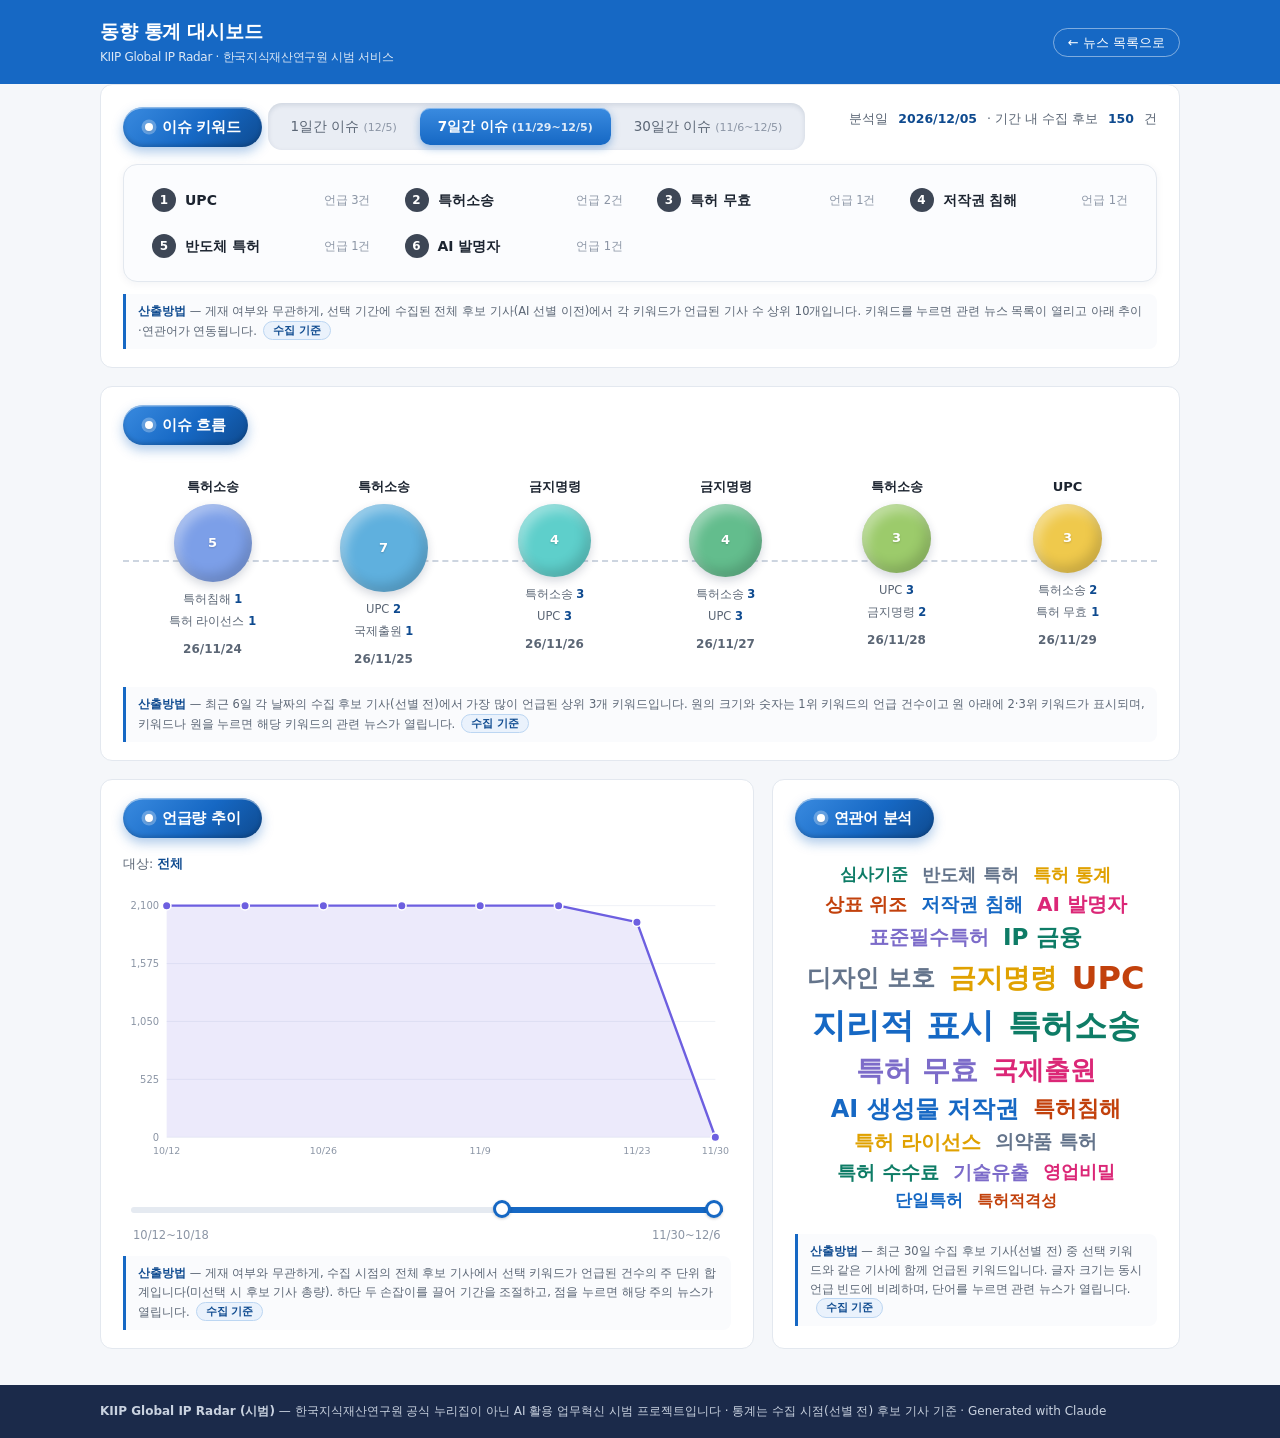
<file: dashboard.html>
<!DOCTYPE html>
<html lang="ko">
<head>
<meta charset="UTF-8">
<meta name="viewport" content="width=device-width, initial-scale=1.0">
<title>KIIP Global IP Radar — 동향 통계 대시보드</title>
<style>
:root{
  --kiip:#1668C4; --kiip-dark:#0E4A8F; --navy:#1B2A4A;
  --ink:#1c2430; --sub:#5b6675; --muted:#8b95a5;
  --line:#e3e8ef; --bg:#f5f7fa; --card:#fff;
  --amber:#B45309; --amber-bg:#FEF3E2; --amber-line:#F5C97B;
}
*{box-sizing:border-box;margin:0;padding:0}
body{font-family:'Pretendard','Apple SD Gothic Neo','Malgun Gothic',system-ui,sans-serif;background:var(--bg);color:var(--ink);line-height:1.6}
a{color:var(--kiip);text-decoration:none}
.wrap{max-width:1120px;margin:0 auto;padding:0 20px}
header{background:var(--kiip);color:#fff}
header .wrap{display:flex;align-items:center;justify-content:space-between;padding:16px 20px;flex-wrap:wrap;gap:8px}
header h1{font-size:19px;font-weight:700;letter-spacing:-.3px}
header h1 small{display:block;font-size:12px;font-weight:400;opacity:.85;margin-top:2px}
header nav a{color:#fff;font-size:13px;border:1px solid rgba(255,255,255,.45);padding:6px 14px;border-radius:20px}
header nav a:hover{background:rgba(255,255,255,.12)}
#demoBanner{display:none;background:var(--amber-bg);border-bottom:1px solid var(--amber-line)}
#demoBanner .wrap{padding:9px 20px;font-size:12.5px;color:#7a4d00}
main{padding:22px 0 46px}
section{background:var(--card);border:1px solid var(--line);border-radius:12px;padding:18px 22px;margin-bottom:18px}
.stitle{display:inline-flex;align-items:center;gap:9px;font-size:15px;font-weight:800;letter-spacing:-.3px;color:#fff;
  background:linear-gradient(135deg,#3A8BE0 0%,#1668C4 55%,#0E4A8F 100%);
  border:none;border-radius:26px;padding:8px 22px;margin-bottom:16px;
  box-shadow:0 5px 12px rgba(22,104,196,.35), inset 0 1.5px 0 rgba(255,255,255,.45), inset 0 -2px 4px rgba(0,0,0,.18)}
.stitle::before{content:'';width:8px;height:8px;border-radius:50%;background:#fff;
  box-shadow:0 0 0 3.5px rgba(255,255,255,.28), 0 1px 2px rgba(0,0,0,.2)}
.metabar{display:flex;align-items:center;gap:10px;flex-wrap:wrap;font-size:12.5px;color:var(--sub);float:right;margin-top:6px}
.metabar b{color:var(--kiip-dark)}
.tabs{display:inline-flex;background:#e9edf4;border-radius:14px;padding:5px;gap:5px;flex-wrap:wrap;margin-bottom:14px;
  box-shadow:inset 0 2px 5px rgba(20,40,70,.12)}
.tab{font-size:13.5px;padding:8px 18px;border:none;border-radius:10px;background:transparent;color:var(--sub);cursor:pointer;transition:all .15s;user-select:none}
.tab small{font-size:11px;color:var(--muted);margin-left:4px}
.tab:hover{background:rgba(255,255,255,.7)}
.tab.on{background:linear-gradient(180deg,#3A8BE0,#1668C4);color:#fff;font-weight:700;
  box-shadow:0 3px 8px rgba(22,104,196,.4), inset 0 1px 0 rgba(255,255,255,.4)}
.tab.on small{color:rgba(255,255,255,.85)}
.rankbox{border:1px solid var(--line);border-radius:14px;padding:18px 20px;background:#fbfcfe;
  box-shadow:0 2px 8px rgba(20,40,70,.05)}
.rankgrid{display:grid;grid-template-columns:repeat(auto-fit,minmax(190px,1fr));gap:12px 18px}
.rank{display:flex;align-items:center;gap:9px;cursor:pointer;padding:5px 8px;border-radius:8px;font-size:14px}
.rank:hover{background:#EAF2FC}
.rank.sel{background:#EAF2FC;outline:1.5px solid var(--kiip)}
.rank .no{flex:none;width:24px;height:24px;border-radius:50%;background:#3d4655;color:#fff;font-size:12px;font-weight:700;display:flex;align-items:center;justify-content:center}
.rank.sel .no{background:var(--kiip)}
.rank .kw{font-weight:600}
.rank .cnt{font-size:11.5px;color:var(--muted);margin-left:auto;font-variant-numeric:tabular-nums}
.flow{display:flex;align-items:flex-start;overflow-x:auto;padding:16px 4px 6px;position:relative}
.fitem{flex:1 0 130px;min-width:130px;text-align:center;cursor:pointer;position:relative}
.fitem .kwlab{font-size:13px;font-weight:700;margin-bottom:6px;white-space:nowrap;overflow:hidden;text-overflow:ellipsis;padding:0 4px}
.fitem .bub{margin:0 auto;border-radius:50%;display:flex;align-items:center;justify-content:center;color:#fff;font-weight:700;font-size:13px;transition:transform .15s;
  box-shadow:inset -5px -7px 12px rgba(0,0,0,.16), inset 5px 7px 12px rgba(255,255,255,.38), 0 4px 10px rgba(20,40,70,.18);
  text-shadow:0 1px 2px rgba(0,0,0,.18)}
.fitem:hover .bub{transform:scale(1.08)}
.fitem .dt{font-size:12px;color:var(--sub);margin-top:8px;font-weight:600}
.fitem .subs{margin-top:7px;display:flex;flex-direction:column;gap:2px;min-height:34px}
.fitem .sub{font-size:11.5px;color:var(--sub);white-space:nowrap;overflow:hidden;text-overflow:ellipsis;padding:1px 4px;border-radius:6px}
.fitem .sub b{font-weight:700;color:var(--kiip-dark);font-variant-numeric:tabular-nums}
.fitem .sub:hover{background:#EAF2FC;color:var(--kiip-dark)}
.fitem .kwlab:hover{color:var(--kiip)}
.fline{position:absolute;top:calc(50% - 8px);left:0;right:0;border-top:2px dashed #cdd5e0;z-index:0}
.duo{display:grid;grid-template-columns:1.6fr 1fr;gap:18px}
@media(max-width:820px){.duo{grid-template-columns:1fr}}
.chartbox{position:relative;height:300px}
.basis{display:inline-block;font-size:10.5px;font-weight:600;border-radius:10px;padding:0 9px;margin-left:6px;vertical-align:1px;white-space:nowrap}
.basis.b1{background:#EAF2FC;color:var(--kiip-dark);border:1px solid #bcd6f2}
.basis.b2{background:var(--amber-bg);color:var(--amber);border:1px solid var(--amber-line)}
.srcnote{font-size:11.5px;color:var(--sub);background:#fafbfd;border-left:3px solid var(--kiip);border-radius:0 8px 8px 0;padding:8px 12px;margin-top:12px;line-height:1.65}
.srcnote b{color:var(--kiip-dark)}
.rangewrap{position:relative;height:30px;margin:14px 8px 0}
.rangewrap .track{position:absolute;top:13px;left:0;right:0;height:6px;background:#e5eaf1;border-radius:3px}
.rangewrap .fill{position:absolute;top:13px;height:6px;background:var(--kiip);border-radius:3px}
.rangewrap input[type=range]{position:absolute;top:0;left:0;width:100%;height:30px;background:none;-webkit-appearance:none;appearance:none;pointer-events:none;margin:0}
.rangewrap input[type=range]::-webkit-slider-thumb{-webkit-appearance:none;appearance:none;pointer-events:auto;width:18px;height:18px;border-radius:50%;background:#fff;border:3px solid var(--kiip);cursor:grab;box-shadow:0 1px 3px rgba(0,0,0,.2)}
.rangewrap input[type=range]::-moz-range-thumb{pointer-events:auto;width:14px;height:14px;border-radius:50%;background:#fff;border:3px solid var(--kiip);cursor:grab}
.rangelab{display:flex;justify-content:space-between;font-size:11.5px;color:var(--muted);margin:2px 10px 0}
.cloud{display:flex;flex-wrap:wrap;align-items:center;justify-content:center;gap:6px 14px;min-height:260px;align-content:center;padding:10px}
.cloud span{cursor:pointer;line-height:1.25;font-weight:700;transition:opacity .15s}
.cloud span:hover{opacity:.6;text-decoration:underline}
.empty{border:1.5px dashed var(--line);border-radius:10px;padding:18px;text-align:center;color:var(--sub);font-size:13px;background:#fafbfd}
#ovl{display:none;position:fixed;inset:0;background:rgba(20,30,50,.45);z-index:50;align-items:center;justify-content:center;padding:20px}
#ovl.on{display:flex}
#pop{background:#fff;border-radius:14px;max-width:640px;width:100%;max-height:78vh;display:flex;flex-direction:column;overflow:hidden;box-shadow:0 12px 40px rgba(0,0,0,.25)}
#pop .phead{background:var(--kiip);color:#fff;padding:14px 20px;display:flex;justify-content:space-between;align-items:center;gap:10px}
#pop .phead b{font-size:15px}
#pop .phead .x{cursor:pointer;font-size:20px;line-height:1;opacity:.85;background:none;border:none;color:#fff}
#pop .plist{overflow-y:auto;padding:8px 0}
#pop .pit{display:block;padding:11px 20px;border-bottom:1px solid #f0f3f7;color:var(--ink)}
#pop .pit:hover{background:#EAF2FC}
#pop .pit .m{font-size:11.5px;color:var(--muted);margin-bottom:2px}
#pop .pit .t{font-size:14px;font-weight:600;line-height:1.45}
#pop .pit .t .arw{color:var(--kiip);font-size:12px}
#pop .pfoot{padding:10px 20px;font-size:11.5px;color:var(--muted);border-top:1px solid var(--line)}
footer{background:var(--navy);color:#c9d2e0;font-size:12px;margin-top:18px}
footer .wrap{padding:16px 20px;line-height:1.7}
</style>
</head>
<body>

<header>
  <div class="wrap">
    <h1>동향 통계 대시보드<small>KIIP Global IP Radar · 한국지식재산연구원 시범 서비스</small></h1>
    <nav><a href="index.html">← 뉴스 목록으로</a></nav>
  </div>
</header>
<div id="demoBanner"><div class="wrap"><b>⚠ 예시 데이터</b> — data/news.json을 찾지 못해 화면 구성 확인용 가상 데이터로 표시 중입니다. 배포 환경에서는 실데이터가 자동 표시됩니다.</div></div>

<main class="wrap">

<!-- 1. 이슈 키워드 -->
<section>
  <div class="metabar">분석일 <b id="anaDate">—</b> · 기간 내 수집 후보 <b id="dataCnt">—</b>건</div>
  <div class="stitle">이슈 키워드</div>
  <div class="tabs" id="tabs"></div>
  <div class="rankbox"><div class="rankgrid" id="rankgrid"></div></div>
  <p class="srcnote"><b>산출방법</b> — 게재 여부와 무관하게, 선택 기간에 수집된 전체 후보 기사(AI 선별 이전)에서 각 키워드가 언급된 기사 수 상위 10개입니다. 키워드를 누르면 관련 뉴스 목록이 열리고 아래 추이·연관어가 연동됩니다.<span class="basis" id="rankBasis">—</span></p>
</section>

<!-- 2. 이슈 흐름 -->
<section>
  <div class="stitle">이슈 흐름</div>
  <div class="flow" id="flow"><div class="fline"></div></div>
  <p class="srcnote"><b>산출방법</b> — 최근 6일 각 날짜의 수집 후보 기사(선별 전)에서 가장 많이 언급된 상위 3개 키워드입니다. 원의 크기와 숫자는 1위 키워드의 언급 건수이고 원 아래에 2·3위 키워드가 표시되며, 키워드나 원을 누르면 해당 키워드의 관련 뉴스가 열립니다.<span class="basis" id="flowBasis">—</span></p>
</section>

<!-- 3+4. 언급량 추이 / 연관어 분석 -->
<div class="duo">
  <section>
    <div class="stitle">언급량 추이</div>
    <div style="font-size:12.5px;color:var(--sub);margin-bottom:6px">대상: <b id="trendKw" style="color:var(--kiip-dark)">전체</b></div>
    <div class="chartbox" id="trend"></div>
    <div class="rangewrap">
      <div class="track"></div><div class="fill" id="rfill"></div>
      <input type="range" id="rgA" aria-label="기간 시작"><input type="range" id="rgB" aria-label="기간 끝">
    </div>
    <div class="rangelab"><span id="rlabA">—</span><span id="rlabB">—</span></div>
    <p class="srcnote"><b>산출방법</b> — 게재 여부와 무관하게, 수집 시점의 전체 후보 기사에서 선택 키워드가 언급된 건수의 주 단위 합계입니다(미선택 시 후보 기사 총량). 하단 두 손잡이를 끌어 기간을 조절하고, 점을 누르면 해당 주의 뉴스가 열립니다.<span class="basis" id="trendBasis">—</span></p>
  </section>
  <section>
    <div class="stitle">연관어 분석</div>
    <div class="cloud" id="cloud"></div>
    <p class="srcnote"><b>산출방법</b> — 최근 30일 수집 후보 기사(선별 전) 중 선택 키워드와 같은 기사에 함께 언급된 키워드입니다. 글자 크기는 동시언급 빈도에 비례하며, 단어를 누르면 관련 뉴스가 열립니다.<span class="basis" id="cloudBasis">—</span></p>
  </section>
</div>

</main>

<!-- 팝업 -->
<div id="ovl">
  <div id="pop">
    <div class="phead"><b id="ptitle">관련 뉴스</b><button class="x" id="popX" aria-label="닫기">✕</button></div>
    <div class="plist" id="plist"></div>
    <div class="pfoot">제목을 누르면 원문 기사로 이동합니다 (새 창) · 언급 건수는 수집 후보(선별 전) 기준이며, 목록은 게재된 기사에서 동의어 검색한 결과라 건수와 다를 수 있습니다</div>
  </div>
</div>

<footer>
  <div class="wrap"><b>KIIP Global IP Radar (시범)</b> — 한국지식재산연구원 공식 누리집이 아닌 AI 활용 업무혁신 시범 프로젝트입니다 · 통계는 수집 시점(선별 전) 후보 기사 기준 · Generated with Claude</div>
</footer>

<script>
/* [필수 확인] 필드 어댑터 — news.json 실제 필드명과 대조 */
const CONF = {
  NEWS_URL: 'data/news.json',
  STATS_URL: 'data/stats.json',
  get: {
    items:   j  => Array.isArray(j) ? j : (j.items || j.news || j.articles || j.data || []),
    country: it => it.country ?? it.nation ?? it.cc ?? it.c ?? '기타',
    date:    it => it.date ?? it.pubDate ?? it.published ?? it.d ?? '',
    title:   it => it.title ?? it.headline ?? it.h ?? '',
    url:     it => it.url ?? it.link ?? it.href ?? it.origin ?? '#',
    keywords:it => it.keywords ?? it.kw ?? it.tags ?? null
  },
  CLABEL: { KR:'한국', US:'미국', EU:'유럽', JP:'일본', CN:'중국', INT:'국제기구' }
};
const STOP = new Set([
  // 일반어
  '및','등','관련','대한','위한','통해','대해','따른','위해','발표','공개','개시','제시','확대','도입','추진','강화',
  '전망','논의','검토','계획','정책','제도','개최','예정','실시','공표','발간','발행','게재','회의','결과','조사',
  '연구','보고서','자료','동향','뉴스','안내','모집','신규','최초','최대','최소','상반기','하반기','분기','연례',
  '특허','상표','디자인','지식재산','지재권','산업재산권','승소','패소','기각','인용','선고','판결','소송','출원','등록',
  // 국가·지역
  '한국','미국','중국','일본','유럽','영국','독일','프랑스','호주','인도','캐나다','브라질','러시아','대만',
  '싱가포르','베트남','인도네시아','사우디아라비아','유럽연합','국제기구','국제','세계','글로벌','EU','미','중','일',
  // 기관(행위 주체는 키워드가 아님)
  '특허청','지식재산처','국가지식산권국','문화청','문부과학성','디지털청','저작권위원회','한국저작권위원회',
  '법원','대법원','특허법원','고등법원','지방법원','연방순회항소법원','최고인민법원','일반법원','항소법원','재판소',
  '집행위원회','위원회','의회','국회','정부','상무부','법무부','세관','감사원',
  'USPTO','CNIPA','JPO','EPO','EUIPO','KIPO','WIPO','WTO','OECD','USTR','CAFC','ANAO','JETRO','RIETI',
  'UKIPO','USITC','DPMA','INPI','IPOS','MyIPO','FTC','DOJ','SEC',
  // 매체명·관보성 잡음·범용어(2차 보강)
  'IPKat','Law360','MLEX','IAM','Kluwer','로이터','블룸버그','인민망','신화통신','언론','매체','공식','공식적',
  '공고','공지','정정','오류','등록부','특허공보','관보','고시','게시','소식','기업','업체','회사','단체',
  '보호','분쟁','침해','대응','현황','사례','방안','개선','활용','활성화','지원','협력','교류','의견교환','간담회','세미나','포럼','토론회','설명회',
  '답변','기술','분석','대상','통계','서비스','IP','절차','방법','사업','산업','시장','규모','증가','감소','상승','하락','발의','제안','도구'
]);
const BUBBLE = ['#7C9FE8','#5FB0DE','#5ECFCB','#63BD8D','#9CCB6B','#EFC94C'];
const CLOUDC = ['#1668C4','#0E7C66','#C2410C','#7C6BC9','#E0A100','#DB2777','#64748B'];

const $ = id => document.getElementById(id);
const DAY = 864e5;
const parseDate = s => { if(!s) return null;
  const m = String(s).match(/(\d{4})[.\-\/년\s]*(\d{1,2})[.\-\/월\s]*(\d{1,2})/);
  if(!m){ const d = new Date(s); return isNaN(d) ? null : d; }
  return new Date(+m[1], +m[2]-1, +m[3]); };
const dayKey = d => d.toISOString().slice(0,10);
const fmtMD = d => (d.getMonth()+1) + '/' + d.getDate();
const clabel = c => CONF.CLABEL[c] || c;
const esc = s => String(s).replace(/&/g,'&amp;').replace(/</g,'&lt;').replace(/>/g,'&gt;').replace(/"/g,'&quot;');

function kwOf(it){
  if (it.__kw) return it.__kw;
  let ks = CONF.get.keywords(it);
  if (!ks || !ks.length){
    ks = String(CONF.get.title(it))
      .replace(/[\[\]().,'"“”‘’…·:—-]/g,' ').split(/\s+/)
      .map(w => w.replace(/(에서|으로부터|로부터|에게|와의|과의|을|를|이|가|은|는|의|에|으로|로|과|와|도|용)$/,''))
      .filter(w => w.length >= 2 && w.length <= 14
        && !STOP.has(w) && !STOP.has(w.toUpperCase())
        && !/^제?\d/.test(w) && !/^\d+$/.test(w)
        && !/(청|처|법원|재판소|위원회|의회|정부)$/.test(w))
      .slice(0,5);
  }
  return (it.__kw = ks.map(k => String(k).trim()).filter(Boolean));
}

const APP = { items:[], dated:[], stats:[], tab:7, selKw:null, weeks:[], kwSyn:{},
              rangeA:0, rangeB:0, rank:[], flows:[], cloud:[], collect:false };

/* ── 데이터 적재 (실데이터 → 실패 시 예시 생성) ─────────── */
async function loadJSON(url){
  try{ const r = await fetch(url + '?t=' + Date.now()); if (r.ok) return await r.json(); }catch(e){}
  return null;
}
async function load(){
  const newsRaw = await loadJSON(CONF.NEWS_URL);
  const items = newsRaw ? CONF.get.items(newsRaw) : [];
  if (items.length){
    const [stats, kwDict] = await Promise.all([loadJSON(CONF.STATS_URL), loadJSON('data/kw_dict.json')]);
    return { items, stats: Array.isArray(stats) ? stats : [], kwSyn: kwDict || {} };
  }
  $('demoBanner').style.display = 'block';
  const d = makeDemo(); d.kwSyn = {}; return d;
}
/* 예시: 일별 후보 기사(선별 전)를 실제로 생성해 언급·동시언급을 집계하고, 그중 일부만 게재 */
function makeDemo(){
  let s = 20260812; const rnd = () => ((s = (s*1103515245+12345)%2147483648)/2147483648);
  const today = new Date(); today.setHours(12,0,0,0);
  const KWS = [['표준필수특허',3],['AI 생성물 저작권',2.4],['특허 심사 지연',2.2],['영업비밀 유출',2],['상표 위조 단속',1.8],['특허적격성',1.6],['UPC 판결',1.5],['반도체 특허 분쟁',1.5],['디자인 국제출원',1.2],['저작권 집행',1.2],['특허 수수료 개편',1],['AI 발명자',1],['악의적 상표출원',.9],['데이터 권리',.9],['지리적 표시',.8]];
  const CTS = ['US','CN','JP','EU','KR','INT'];
  const TPL = { US:['USPTO, {k} 지침 개정안 공개','美 연방순회항소법원, {k} 판결 선고','美 의회, {k} 법안 발의'],
    CN:['CNIPA, {k} 단속 결과 발표','中 최고인민법원, {k} 사법해석 공개','中, {k} 시범사업 확대'],
    JP:['JPO, {k} 심사기준 개정','日 지재고등재판소, {k} 판결','日 정부, {k} 전략 발표'],
    EU:['EUIPO, {k} 보고서 발간','EPO, {k} 심판 결정','EU 집행위, {k} 규정안 제안'],
    KR:['특허청, {k} 대책 발표','특허법원, {k} 판결 선고','정부, {k} 제도 개선 추진'],
    INT:['WIPO, {k} 국제 논의 개시','WTO, {k} 협정 검토','OECD, {k} 통계 발표'] };
  const boostOf = (k, w, d) => {
    if (k === 'AI 생성물 저작권' && d <= 6) w *= 3.2;
    if (k === '표준필수특허' && d <= 20) w *= 1.8;
    if (k === '반도체 특허 분쟁' && d >= 25 && d <= 32) w *= 3;
    return w;
  };
  const pickW = arr => { const tot = arr.reduce((a,b)=>a+b[1],0); let r = rnd()*tot;
    for (const [k,w] of arr){ if ((r -= w) <= 0) return k; } return arr[0][0]; };
  const items = [], stats = [];
  for (let d = 59; d >= 0; d--){
    const date = dayKey(new Date(+today - d*DAY));
    const evt = KWS[(59-d) % KWS.length][0];            // 그날의 돌출 이슈(데모용, 일별 순환)
    const boosted = KWS.map(([k,w]) => { const b = boostOf(k,w,d); return [k, k===evt ? Math.max(b, 9) : b]; });
    const total = 100 + Math.floor(rnd()*70) + (d <= 6 ? 40 : 0);
    const byKeyword = {}, coKw = {};
    const cands = [];
    for (let i = 0; i < total; i++){
      const k1 = pickW(boosted); let k2 = pickW(boosted); if (k2 === k1) k2 = pickW(boosted);
      cands.push([k1,k2]);
      byKeyword[k1] = (byKeyword[k1]||0) + 1;
      if (k2 !== k1){ byKeyword[k2] = (byKeyword[k2]||0) + 1;
        const key = [k1,k2].sort().join('|'); coKw[key] = (coKw[key]||0) + 1; }
    }
    stats.push({ date, total, byKeyword, coKw, runs:2 });
    // 게재: 후보 중 일부(선별 상한 반영, 일 6~10건)
    const n = 6 + Math.floor(rnd()*5);
    for (let i = 0; i < n; i++){
      const [k1,k2] = cands[Math.floor(rnd()*cands.length)];
      const c = CTS[Math.floor(rnd()*CTS.length)];
      items.push({ title: TPL[c][Math.floor(rnd()*TPL[c].length)].replace('{k}', k1),
                   country:c, date, url:'#', keywords:[k1,k2] });
    }
  }
  return { items, stats };
}

/* ── 수집 기준 집계 유틸 ────────────────────────────────── */
function statEntries(days){
  return APP.stats.filter(e => { const d = parseDate(e.date); return d && Date.now() - d <= days*DAY; });
}
function sumKw(days){
  const m = {};
  statEntries(days).forEach(e => Object.entries(e.byKeyword||{}).forEach(([k,v]) => m[k] = (m[k]||0)+v));
  return m;
}
function sumTotal(days){ return statEntries(days).reduce((a,e)=>a+(e.total||0),0); }
function sumCo(days, kw){
  const m = {};
  statEntries(days).forEach(e => Object.entries(e.coKw||{}).forEach(([pair,v]) => {
    const [a,b] = pair.split('|');
    if (a === kw) m[b] = (m[b]||0)+v; else if (b === kw) m[a] = (m[a]||0)+v;
  }));
  return m;
}
const hasCo = () => APP.stats.some(e => e.coKw && Object.keys(e.coKw).length);
/* 게재 기준(대체) 유틸 */
function inWin(x, days){ return Date.now() - x.d <= days*DAY; }
function countKw(list){ const m = {}; list.forEach(x => kwOf(x.it).forEach(k => m[k] = (m[k]||0)+1)); return m; }
function synMatch(text, syn){
  const s = String(syn).toLowerCase();
  if (/^[a-z0-9]{2,6}$/.test(s)) return new RegExp('\\b' + s.replace(/[.*+?^${}()|[\]\\]/g,'\\$&') + '\\b').test(text);
  return text.includes(s);
}
function itemText(x){
  if (!x.__txt) x.__txt = [CONF.get.title(x.it), x.it.headline, x.it.summary, x.it.detail]
    .filter(Boolean).join(' ').toLowerCase();
  return x.__txt;
}
function articlesWith(kw, list){
  const syns = [kw].concat(APP.kwSyn[kw] || []);
  return list.filter(x => kwOf(x.it).includes(kw) || syns.some(s => synMatch(itemText(x), s)));
}
function setBasis(id, collect){
  const el = $(id);
  if (collect){ el.textContent = '수집 기준'; el.className = 'basis b1'; }
  else { el.textContent = '게재 기준 (수집 통계 미축적 — 임시 대체)'; el.className = 'basis b2'; }
}

/* ── 1. 이슈 키워드 ─────────────────────────────────────── */
function renderTabs(){
  const today = new Date();
  const defs = [[1,'1일간 이슈'],[7,'7일간 이슈'],[30,'30일간 이슈']];
  $('tabs').innerHTML = defs.map(([d,l]) => {
    const from = new Date(Date.now() - (d-1)*DAY);
    const rng = d === 1 ? fmtMD(today) : fmtMD(from) + '~' + fmtMD(today);
    return '<div class="tab' + (APP.tab===d?' on':'') + '" data-days="' + d + '">' + l + '<small>(' + rng + ')</small></div>';
  }).join('');
}
function renderRank(){
  let top, cntLabel;
  if (APP.collect){
    top = Object.entries(sumKw(APP.tab)).sort((a,b)=>b[1]-a[1]).slice(0,10);
    $('dataCnt').textContent = sumTotal(APP.tab).toLocaleString();
    cntLabel = '언급';
  } else {
    const list = APP.dated.filter(x => inWin(x, APP.tab));
    top = Object.entries(countKw(list)).sort((a,b)=>b[1]-a[1]).slice(0,10);
    $('dataCnt').textContent = list.length.toLocaleString();
    cntLabel = '';
  }
  APP.rank = top;
  setBasis('rankBasis', APP.collect);
  $('rankgrid').innerHTML = top.length ? top.map(([k,c],i) =>
    '<div class="rank' + (APP.selKw===k?' sel':'') + '" data-i="' + i + '">' +
    '<span class="no">' + (i+1) + '</span><span class="kw">' + esc(k) + '</span><span class="cnt">' + cntLabel + ' ' + c + '건</span></div>'
  ).join('') : '<div class="empty" style="grid-column:1/-1">해당 기간 데이터가 없습니다.</div>';
}

/* ── 2. 이슈 흐름 ───────────────────────────────────────── */
function renderFlow(){
  APP.flows = [];
  if (APP.collect){
    const es = APP.stats.slice().sort((a,b)=>a.date.localeCompare(b.date)).slice(-6);
    APP.flows = es.map(e => {
      const tops = Object.entries(e.byKeyword||{}).sort((a,b)=>b[1]-a[1]).slice(0,3);
      return { key: e.date, tops, kw: tops[0] ? tops[0][0] : '—', cnt: tops[0] ? tops[0][1] : 0 };
    });
  } else {
    for (let d = 0; APP.flows.length < 6 && d < 20; d++){
      const key = dayKey(new Date(Date.now() - d*DAY));
      const list = APP.dated.filter(x => dayKey(x.d) === key);
      if (list.length){
        const tops = Object.entries(countKw(list)).sort((a,b)=>b[1]-a[1]).slice(0,3);
        APP.flows.unshift({ key, tops, kw: tops[0][0], cnt: tops[0][1] });
      }
    }
  }
  setBasis('flowBasis', APP.collect);
  const mx = Math.max(1, ...APP.flows.map(f=>f.cnt));
  $('flow').innerHTML = '<div class="fline"></div>' + APP.flows.map((f,i) => {
    const sz = 54 + Math.round(34 * f.cnt / mx);
    const subs = (f.tops || []).slice(1).map(([k,c],j) =>
      '<div class="sub" data-k="' + (j+1) + '" title="' + esc(k) + ' · 언급 ' + c + '건">' + esc(k) + ' <b>' + c + '</b></div>').join('');
    return '<div class="fitem" data-i="' + i + '">' +
      '<div class="kwlab" data-k="0">' + esc(f.kw) + '</div>' +
      '<div class="bub" data-k="0" style="width:' + sz + 'px;height:' + sz + 'px;background:' + BUBBLE[i%6] + '">' + f.cnt + '</div>' +
      '<div class="subs">' + subs + '</div>' +
      '<div class="dt">' + f.key.slice(2).replace(/-/g,'/') + '</div></div>';
  }).join('');
}

/* ── 3. 언급량 추이 ─────────────────────────────────────── */
function buildWeeks(){
  const times = APP.dated.map(x => +x.d)
    .concat(APP.stats.map(e => { const d = parseDate(e.date); return d ? +d : null; }).filter(Boolean));
  if (!times.length) return;
  let s = new Date(Math.min(...times)); const wd = (s.getDay()+6)%7; s.setDate(s.getDate()-wd); s.setHours(0,0,0,0);
  APP.weeks = [];
  for (let t = +s; t <= Date.now(); t += 7*DAY)
    APP.weeks.push({ s: new Date(t), lab: fmtMD(new Date(t)) + '~' + fmtMD(new Date(t + 6*DAY)) });
  APP.rangeA = Math.max(0, APP.weeks.length - 8); APP.rangeB = APP.weeks.length - 1;
  ['rgA','rgB'].forEach(id => { $(id).min = 0; $(id).max = APP.weeks.length - 1; });
  $('rgA').value = APP.rangeA; $('rgB').value = APP.rangeB;
}
function weekCounts(kw){
  if (APP.collect){
    return APP.weeks.map(w => APP.stats.reduce((a,e) => {
      const d = parseDate(e.date);
      if (!d || +d < +w.s || +d >= +w.s + 7*DAY) return a;
      return a + (kw ? ((e.byKeyword||{})[kw]||0) : (e.total||0));
    }, 0));
  }
  return APP.weeks.map(w => APP.dated.filter(x =>
    +x.d >= +w.s && +x.d < +w.s + 7*DAY && (!kw || kwOf(x.it).includes(kw))).length);
}
function drawTrend(labels, data){
  const W = 640, H = 290, P = { l: 46, r: 16, t: 14, b: 32 };
  const mx = Math.max(1, ...data);
  const n = data.length;
  const X = i => P.l + (W - P.l - P.r) * (n > 1 ? i / (n - 1) : 0.5);
  const Y = v => H - P.b - (H - P.t - P.b) * v / mx;
  let s = '';
  for (let t = 0; t <= 4; t++){
    const v = Math.round(mx * t / 4), y = Y(v);
    s += '<line x1="' + P.l + '" y1="' + y + '" x2="' + (W - P.r) + '" y2="' + y + '" stroke="#eef1f6"/>' +
         '<text x="' + (P.l - 8) + '" y="' + (y + 3.5) + '" text-anchor="end" font-size="10.5" fill="#8b95a5">' + v.toLocaleString() + '</text>';
  }
  const pts = data.map((v, i) => [X(i), Y(v)]);
  const line = pts.map((p, i) => (i ? 'L' : 'M') + p[0].toFixed(1) + ' ' + p[1].toFixed(1)).join(' ');
  if (n > 1) s += '<path d="' + line + ' L' + pts[n-1][0].toFixed(1) + ' ' + Y(0) + ' L' + pts[0][0].toFixed(1) + ' ' + Y(0) + ' Z" fill="rgba(109,95,224,.13)"/>';
  s += '<path d="' + line + '" fill="none" stroke="#6D5FE0" stroke-width="2.5" stroke-linejoin="round" stroke-linecap="round"/>';
  pts.forEach((p, i) => {
    s += '<circle cx="' + p[0].toFixed(1) + '" cy="' + p[1].toFixed(1) + '" r="4.5" fill="#6D5FE0" stroke="#fff" stroke-width="1.6" data-i="' + i + '" style="cursor:pointer"><title>' + esc(labels[i]) + ' · ' + data[i].toLocaleString() + '건</title></circle>';
  });
  const step = Math.max(1, Math.ceil(n / 7));
  labels.forEach((lab, i) => {
    if (i % step === 0 || i === n - 1)
      s += '<text x="' + X(i).toFixed(1) + '" y="' + (H - P.b + 18) + '" text-anchor="middle" font-size="10" fill="#8b95a5">' + esc(String(lab).split('~')[0]) + '</text>';
  });
  $('trend').innerHTML = '<svg viewBox="0 0 ' + W + ' ' + H + '" width="100%" height="100%" role="img" aria-label="언급량 추이 차트">' + s + '</svg>';
}
function renderTrend(){
  if (!APP.weeks.length) return;
  $('trendKw').textContent = APP.selKw ? '『' + APP.selKw + '』' : '전체';
  setBasis('trendBasis', APP.collect);
  const all = weekCounts(APP.selKw);
  const a = APP.rangeA, b = APP.rangeB;
  drawTrend(APP.weeks.slice(a, b+1).map(w=>w.lab), all.slice(a, b+1));
  const n = APP.weeks.length - 1 || 1;
  $('rfill').style.left = (100*a/n) + '%';
  $('rfill').style.width = (100*(b-a)/n) + '%';
  $('rlabA').textContent = APP.weeks[a].lab; $('rlabB').textContent = APP.weeks[b].lab;
}
function clickTrendPoint(i){
  const w = APP.weeks[APP.rangeA + i];
  const list = APP.dated.filter(x => +x.d >= +w.s && +x.d < +w.s + 7*DAY && (!APP.selKw || kwOf(x.it).includes(APP.selKw)));
  openPop(w.lab + (APP.selKw ? ' 『' + APP.selKw + '』' : '') + ' 뉴스', list);
}
function onRange(){
  let a = +$('rgA').value, b = +$('rgB').value;
  if (a > b){ [a,b] = [b,a]; }
  if (b - a < 1){ if (a > 0) a = b - 1; else b = a + 1; }
  APP.rangeA = a; APP.rangeB = b; renderTrend();
}

/* ── 4. 연관어 분석 ─────────────────────────────────────── */
function renderCloud(){
  let cnt;
  const coOK = APP.collect && hasCo();
  if (coOK){
    cnt = APP.selKw ? sumCo(30, APP.selKw) : sumKw(30);
    if (APP.selKw) delete cnt[APP.selKw];
  } else {
    const base = APP.dated.filter(x => inWin(x, 30));
    if (APP.selKw){ cnt = countKw(articlesWith(APP.selKw, base)); delete cnt[APP.selKw]; }
    else cnt = countKw(base);
  }
  setBasis('cloudBasis', coOK);
  APP.cloud = Object.entries(cnt).sort((a,b)=>b[1]-a[1]).slice(0,24);
  if (!APP.cloud.length){ $('cloud').innerHTML = '<div class="empty">표시할 연관어가 없습니다.</div>'; return; }
  const mx = APP.cloud[0][1];
  const order = []; APP.cloud.forEach((e,i) => i%2 ? order.push(e) : order.unshift(e));
  $('cloud').innerHTML = order.map(([k,c]) => {
    const i = APP.cloud.findIndex(e=>e[0]===k);
    const fs = 13 + Math.round(21 * Math.sqrt(c/mx));
    return '<span style="font-size:' + fs + 'px;color:' + CLOUDC[i%CLOUDC.length] + '" data-i="' + i + '">' + esc(k) + '</span>';
  }).join('');
}

/* ── 선택/팝업 ──────────────────────────────────────────── */
function selectKw(k){ APP.selKw = k;
  try{renderRank();}catch(e){console.error(e);}
  try{renderTrend();}catch(e){console.error(e);}
  try{renderCloud();}catch(e){console.error(e);} }
function openPop(title, list){
  $('ptitle').textContent = title + ' · ' + list.length + '건';
  list = [...list].sort((a,b)=>+b.d - +a.d).slice(0,40);
  $('plist').innerHTML = list.length ? list.map(x =>
    '<a class="pit" href="' + esc(CONF.get.url(x.it)) + '" target="_blank" rel="noopener">' +
    '<div class="m">' + dayKey(x.d).slice(5).replace('-','/') + ' · ' + esc(clabel(CONF.get.country(x.it))) + '</div>' +
    '<div class="t">' + esc(CONF.get.title(x.it)) + ' <span class="arw">↗</span></div></a>'
  ).join('') : '<div class="empty" style="margin:16px 20px">게재된 관련 기사가 없습니다 (통계는 선별 전 후보 기준이라 목록과 차이가 날 수 있습니다).</div>';
  $('ovl').classList.add('on');
}
function closePop(){ $('ovl').classList.remove('on'); }

/* ── 이벤트 위임 (인라인 onclick 미사용 — CSP 환경 호환) ── */
function bindEvents(){
  $('tabs').addEventListener('click', e => {
    const t = e.target.closest('.tab'); if (!t) return;
    APP.tab = +t.dataset.days; renderTabs(); renderRank();
  });
  $('rankgrid').addEventListener('click', e => {
    const r = e.target.closest('.rank'); if (!r) return;
    const k = APP.rank[+r.dataset.i][0];
    selectKw(k);
    openPop('『' + k + '』 관련 뉴스', articlesWith(k, APP.dated.filter(x => inWin(x, Math.max(APP.tab, 30)))));
  });
  $('flow').addEventListener('click', e => {
    const f = e.target.closest('.fitem'); if (!f) return;
    const fl = APP.flows[+f.dataset.i]; if (!fl) return;
    const kEl = e.target.closest('[data-k]');
    const ki = kEl ? +kEl.dataset.k : 0;
    const kw = (fl.tops && fl.tops[ki]) ? fl.tops[ki][0] : fl.kw;
    if (kw === '—') return;
    openPop(fl.key.slice(5).replace('-','/') + ' 『' + kw + '』 관련 뉴스',
      articlesWith(kw, APP.dated.filter(x => dayKey(x.d) === fl.key)));
  });
  $('trend').addEventListener('click', e => {
    const c = e.target.closest('circle[data-i]'); if (!c) return;
    clickTrendPoint(+c.dataset.i);
  });
  $('cloud').addEventListener('click', e => {
    const s = e.target.closest('span[data-i]'); if (!s) return;
    const k = APP.cloud[+s.dataset.i][0];
    openPop('『' + k + '』 관련 뉴스 (최근 30일)', articlesWith(k, APP.dated.filter(x => inWin(x, 30))));
  });
  $('popX').addEventListener('click', closePop);
  $('ovl').addEventListener('click', e => { if (e.target === $('ovl')) closePop(); });
  document.addEventListener('keydown', e => { if (e.key === 'Escape') closePop(); });
  $('rgA').addEventListener('input', onRange);
  $('rgB').addEventListener('input', onRange);
}

/* ── 부트스트랩 ─────────────────────────────────────────── */
(async () => {
  const { items, stats, kwSyn } = await load();
  APP.items = items; APP.stats = stats || []; APP.kwSyn = kwSyn || {};
  APP.collect = APP.stats.some(e => e.byKeyword && Object.keys(e.byKeyword).length);
  APP.dated = items.map(it => ({ it, d: parseDate(CONF.get.date(it)) })).filter(x => x.d);
  $('anaDate').textContent = dayKey(new Date()).replace(/-/g,'/');
  const safe = (fn, name) => { try { fn(); } catch(e){ console.error('[dashboard] ' + name, e); } };
  safe(bindEvents,'bind');
  safe(renderTabs,'tabs'); safe(renderRank,'rank'); safe(renderFlow,'flow');
  safe(buildWeeks,'weeks'); safe(renderTrend,'trend'); safe(renderCloud,'cloud');
})();
</script>
</body>
</html>
</file>
